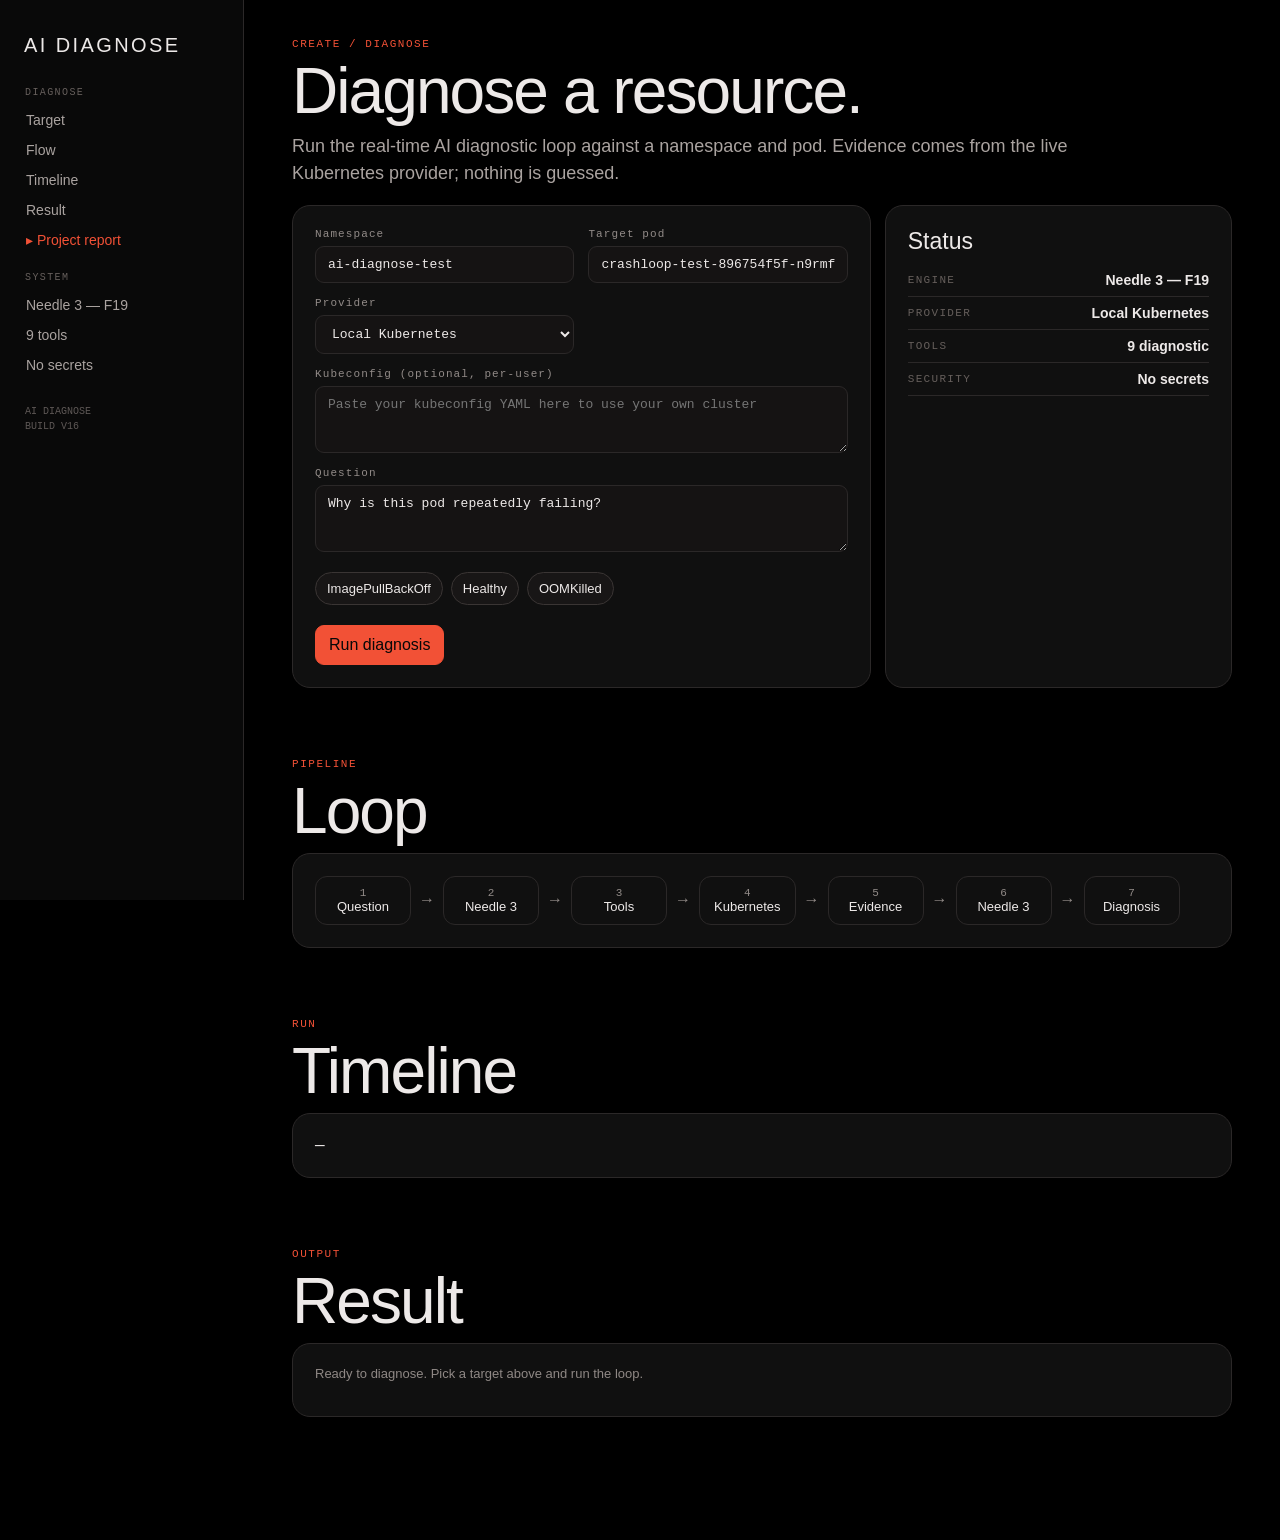
<file: web/index.html>
<!DOCTYPE html>
<html lang="en">
<head>
  <meta charset="UTF-8">
  <meta name="viewport" content="width=device-width, initial-scale=1.0">
  <title>AI Diagnose</title>
  <link rel="stylesheet" href="style.css">
</head>
<body>
<div class="app">
  <aside>
    <div class="side-logo">AI DIAGNOSE</div>
    <div class="nav-head">DIAGNOSE</div>
    <nav class="nav">
      <a href="#target">Target</a>
      <a href="#flow">Flow</a>
      <a href="#timeline">Timeline</a>
      <a href="#result">Result</a>
      <a href="report.html" style="color:#F25136">▸ Project report</a>
    </nav>
    <div class="nav-head">SYSTEM</div>
    <nav class="nav">
      <a href="#" onclick="return false;">Needle 3 — F19</a>
      <a href="#" onclick="return false;">9 tools</a>
      <a href="#" onclick="return false;">No secrets</a>
    </nav>
    <div class="version">AI DIAGNOSE<br>BUILD V16</div>
  </aside>

  <main>
    <section id="target">
      <div class="eyebrow">CREATE / DIAGNOSE</div>
      <h2>Diagnose a resource.</h2>
      <p class="copy">Run the real-time AI diagnostic loop against a namespace and pod. Evidence comes from the live Kubernetes provider; nothing is guessed.</p>
      <div class="grid2">
        <div class="panel">
          <form id="diagnose-form" onsubmit="return false;" class="form-col">
            <div class="form-row">
              <div class="form-group">
                <label for="input-namespace">Namespace</label>
                <input type="text" id="input-namespace" value="ai-diagnose-test" placeholder="e.g. default, ai-diagnose-test">
              </div>
              <div class="form-group">
                <label for="input-pod">Target pod</label>
                <input type="text" id="input-pod" value="crashloop-test-896754f5f-n9rmf" placeholder="e.g. crashloop-test-...">
              </div>
            </div>
            <div class="form-row">
              <div class="form-group">
                <label for="select-provider">Provider</label>
                <select id="select-provider">
                  <option value="local-kubernetes" selected>Local Kubernetes</option>
                  <option value="fake">Fake / Mock</option>
                </select>
              </div>
            </div>
            <div class="form-group">
              <label for="input-kubeconfig">Kubeconfig (optional, per-user)</label>
              <textarea id="input-kubeconfig" rows="3" placeholder="Paste your kubeconfig YAML here to use your own cluster"></textarea>
            </div>
            <div class="form-group">
              <label for="input-question">Question</label>
              <textarea id="input-question" rows="3" placeholder="Why is this pod failing?">Why is this pod repeatedly failing?</textarea>
            </div>
            <div class="toolbar">
              <button type="button" class="chip" onclick="applyPreset('imagepull')">ImagePullBackOff</button>
              <button type="button" class="chip" onclick="applyPreset('healthy')">Healthy</button>
              <button type="button" class="chip" onclick="applyPreset('oom')">OOMKilled</button>
            </div>
            <div class="toolbar">
              <button type="submit" id="btn-diagnose" class="btn primary"><span class="btn-text">Run diagnosis</span></button>
            </div>
          </form>
        </div>
        <div class="panel panel-side">
          <h3>Status</h3>
          <div class="stat-row"><span class="mono">ENGINE</span><b>Needle 3 — F19</b></div>
          <div class="stat-row"><span class="mono">PROVIDER</span><b id="provider-badge-text">Local Kubernetes</b></div>
          <div class="stat-row"><span class="mono">TOOLS</span><b>9 diagnostic</b></div>
          <div class="stat-row"><span class="mono">SECURITY</span><b>No secrets</b></div>
          <div id="indicator-model"></div>
          <div id="indicator-provider"></div>
        </div>
      </div>
    </section>

    <section id="flow">
      <div class="eyebrow">PIPELINE</div>
      <h2>Loop</h2>
      <div class="panel">
        <div class="flow-pipeline">
          <div class="flow-step" id="flow-step-question"><div class="step-number">1</div><div class="step-label">Question</div></div>
          <div class="flow-arrow">→</div>
          <div class="flow-step" id="flow-step-needle1"><div class="step-number">2</div><div class="step-label">Needle 3</div></div>
          <div class="flow-arrow">→</div>
          <div class="flow-step" id="flow-step-tool"><div class="step-number">3</div><div class="step-label">Tools</div></div>
          <div class="flow-arrow">→</div>
          <div class="flow-step" id="flow-step-k8s"><div class="step-number">4</div><div class="step-label">Kubernetes</div></div>
          <div class="flow-arrow">→</div>
          <div class="flow-step" id="flow-step-evidence"><div class="step-number">5</div><div class="step-label">Evidence</div></div>
          <div class="flow-arrow">→</div>
          <div class="flow-step" id="flow-step-needle2"><div class="step-number">6</div><div class="step-label">Needle 3</div></div>
          <div class="flow-arrow">→</div>
          <div class="flow-step" id="flow-step-diagnosis"><div class="step-number">7</div><div class="step-label">Diagnosis</div></div>
        </div>
      </div>
    </section>

    <section id="timeline">
      <div class="eyebrow">RUN</div>
      <h2>Timeline</h2>
      <div class="panel">
        <div class="panel-head">
          <span class="mono" id="iteration-count-badge">—</span>
        </div>
        <div class="timeline-container" id="timeline-list"></div>
      </div>
    </section>

    <section id="result">
      <div class="eyebrow">OUTPUT</div>
      <h2>Result</h2>

      <div id="state-empty" class="panel card-empty">
        <p class="muted">Ready to diagnose. Pick a target above and run the loop.</p>
      </div>
      <div id="state-loading" class="panel card-loading hidden">
        <div class="spinner"></div>
        <p id="loading-title">Running diagnostic loop…</p>
        <p id="loading-subtitle" class="muted">Querying Needle 3 & executing provider tools</p>
      </div>

      <div id="state-results" class="hidden">
        <div class="panel">
          <div class="panel-head"><h3>Tool calls & evidence</h3></div>
          <div id="tool-calls-container"></div>
        </div>

        <div class="panel">
          <div class="eyebrow">AI DIAGNOSIS</div>
          <div class="diag-section"><h3>Diagnosis</h3><div class="box" id="diag-title-content"></div></div>
          <div class="diag-section"><h3>Root Cause</h3><div class="box" id="diag-rootcause-content"></div></div>
          <div class="diag-section"><h3>Evidence</h3><ul class="evidence-list" id="diag-evidence-list"></ul></div>
          <div class="diag-section"><h3>Recommended Next Step</h3><div class="box box-green" id="diag-recommendation-content"></div></div>
        </div>

        <details class="panel">
          <summary>Investigation details / raw response</summary>
          <pre id="raw-model-response" class="code-block"></pre>
        </details>
      </div>

      <div id="state-error" class="panel card-error hidden">
        <h3 id="error-title">Diagnostic error</h3>
        <p id="error-message"></p>
        <p class="muted">Check namespace/pod names, KUBECONFIG connectivity, and provider selection.</p>
      </div>
    </section>
  </main>
</div>
<script src="app.js"></script>
</body>
</html>
</file>
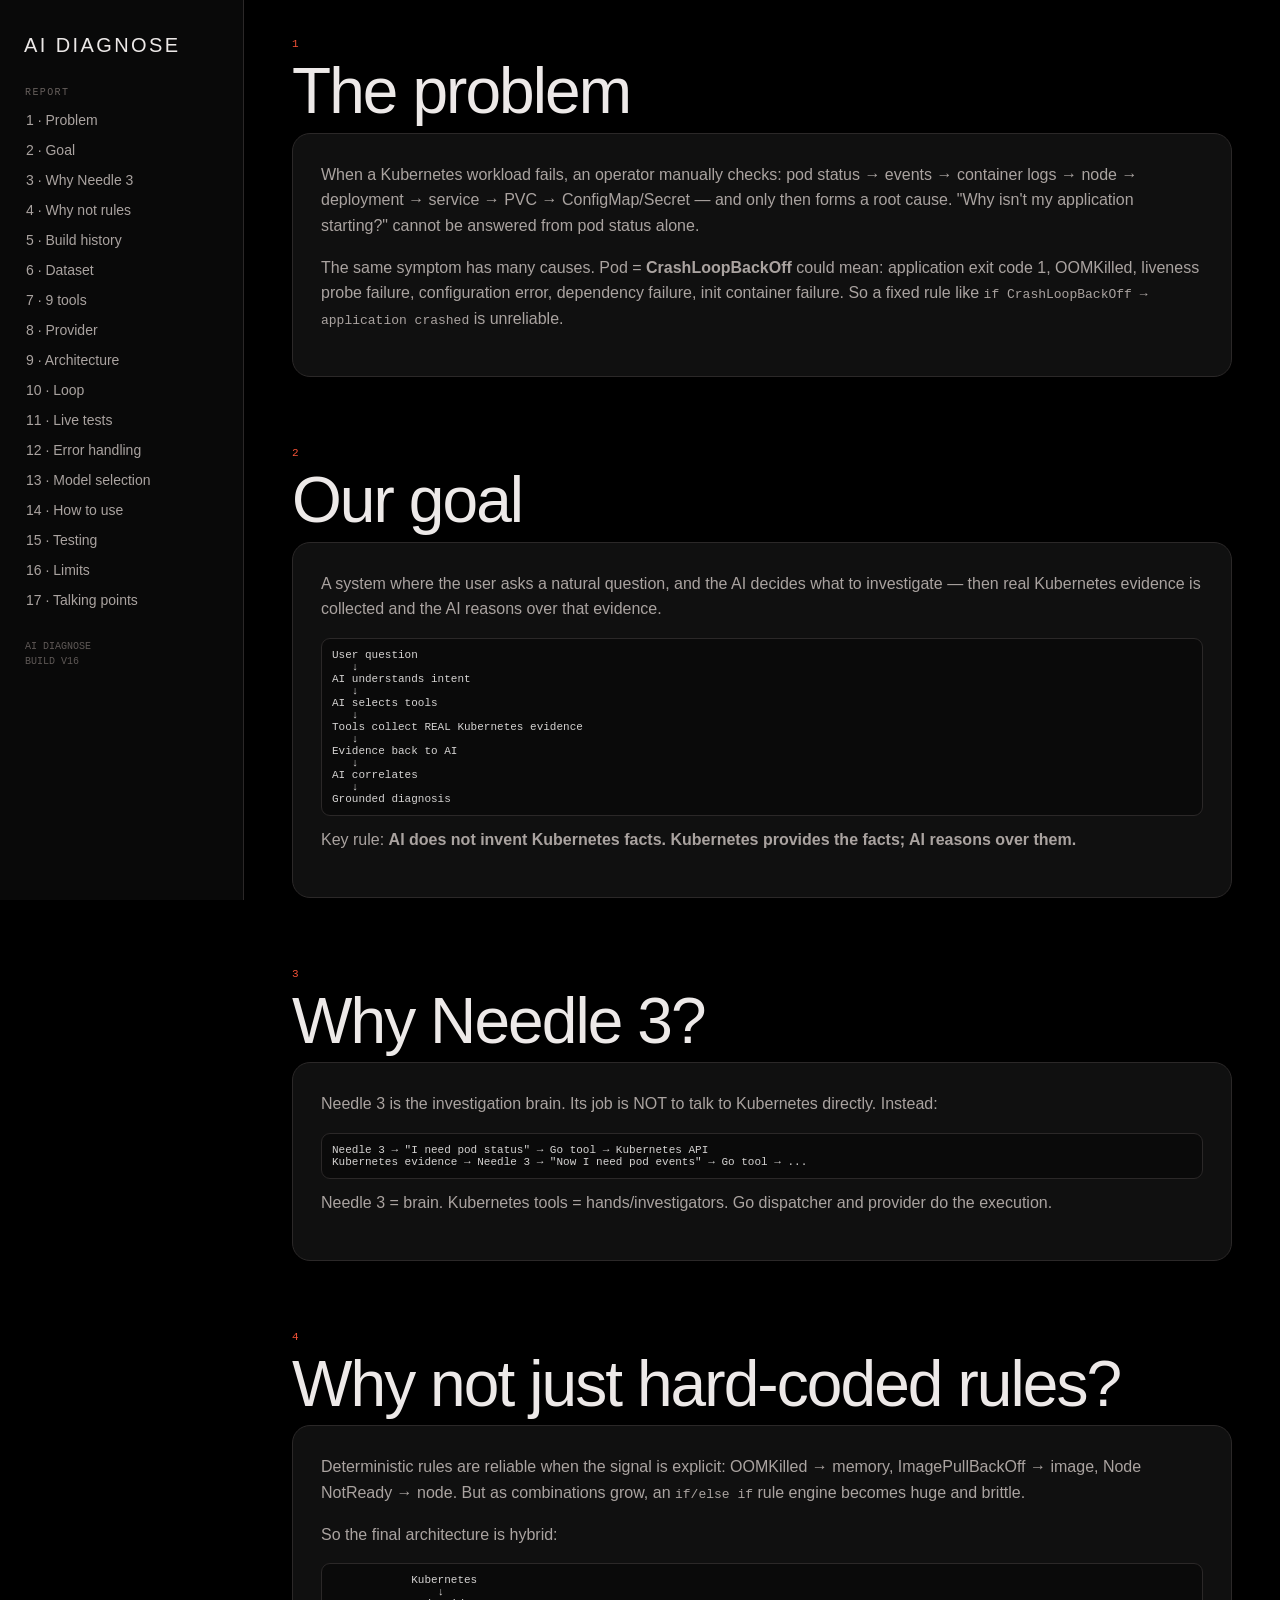
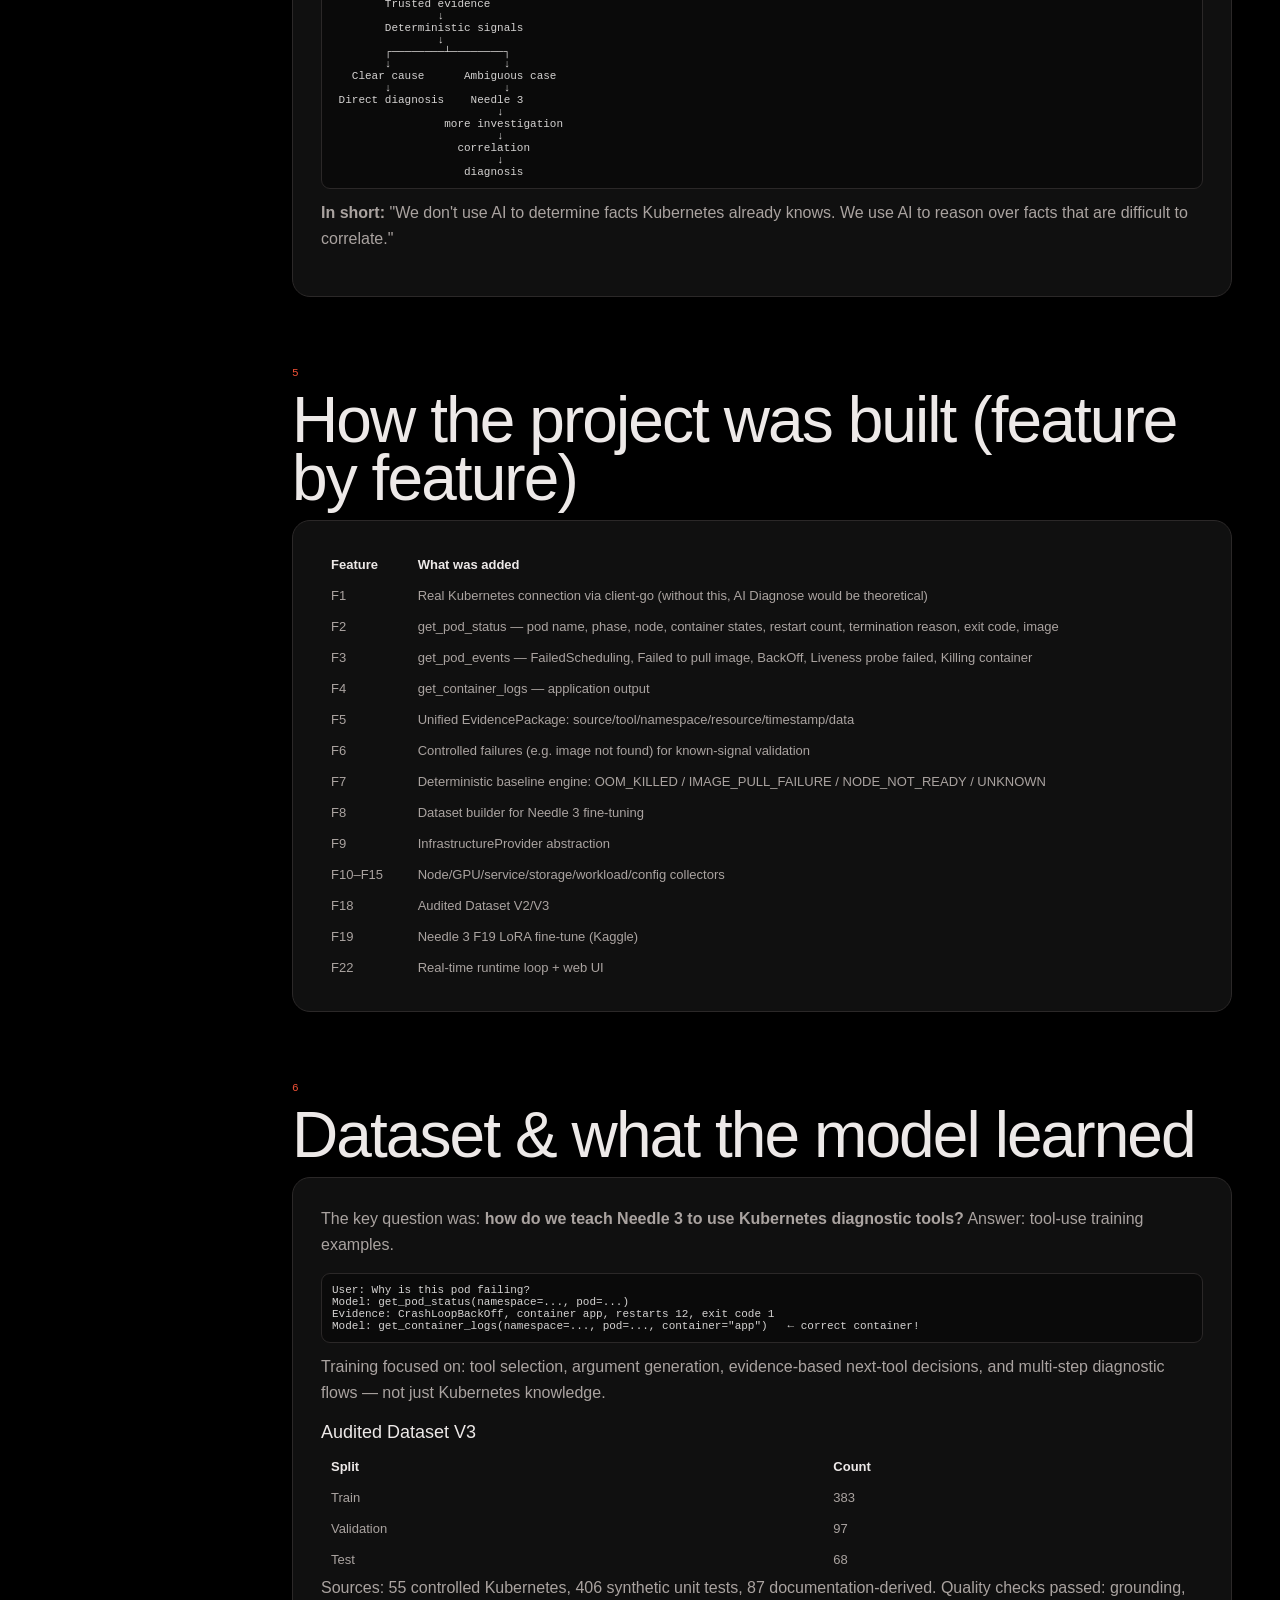
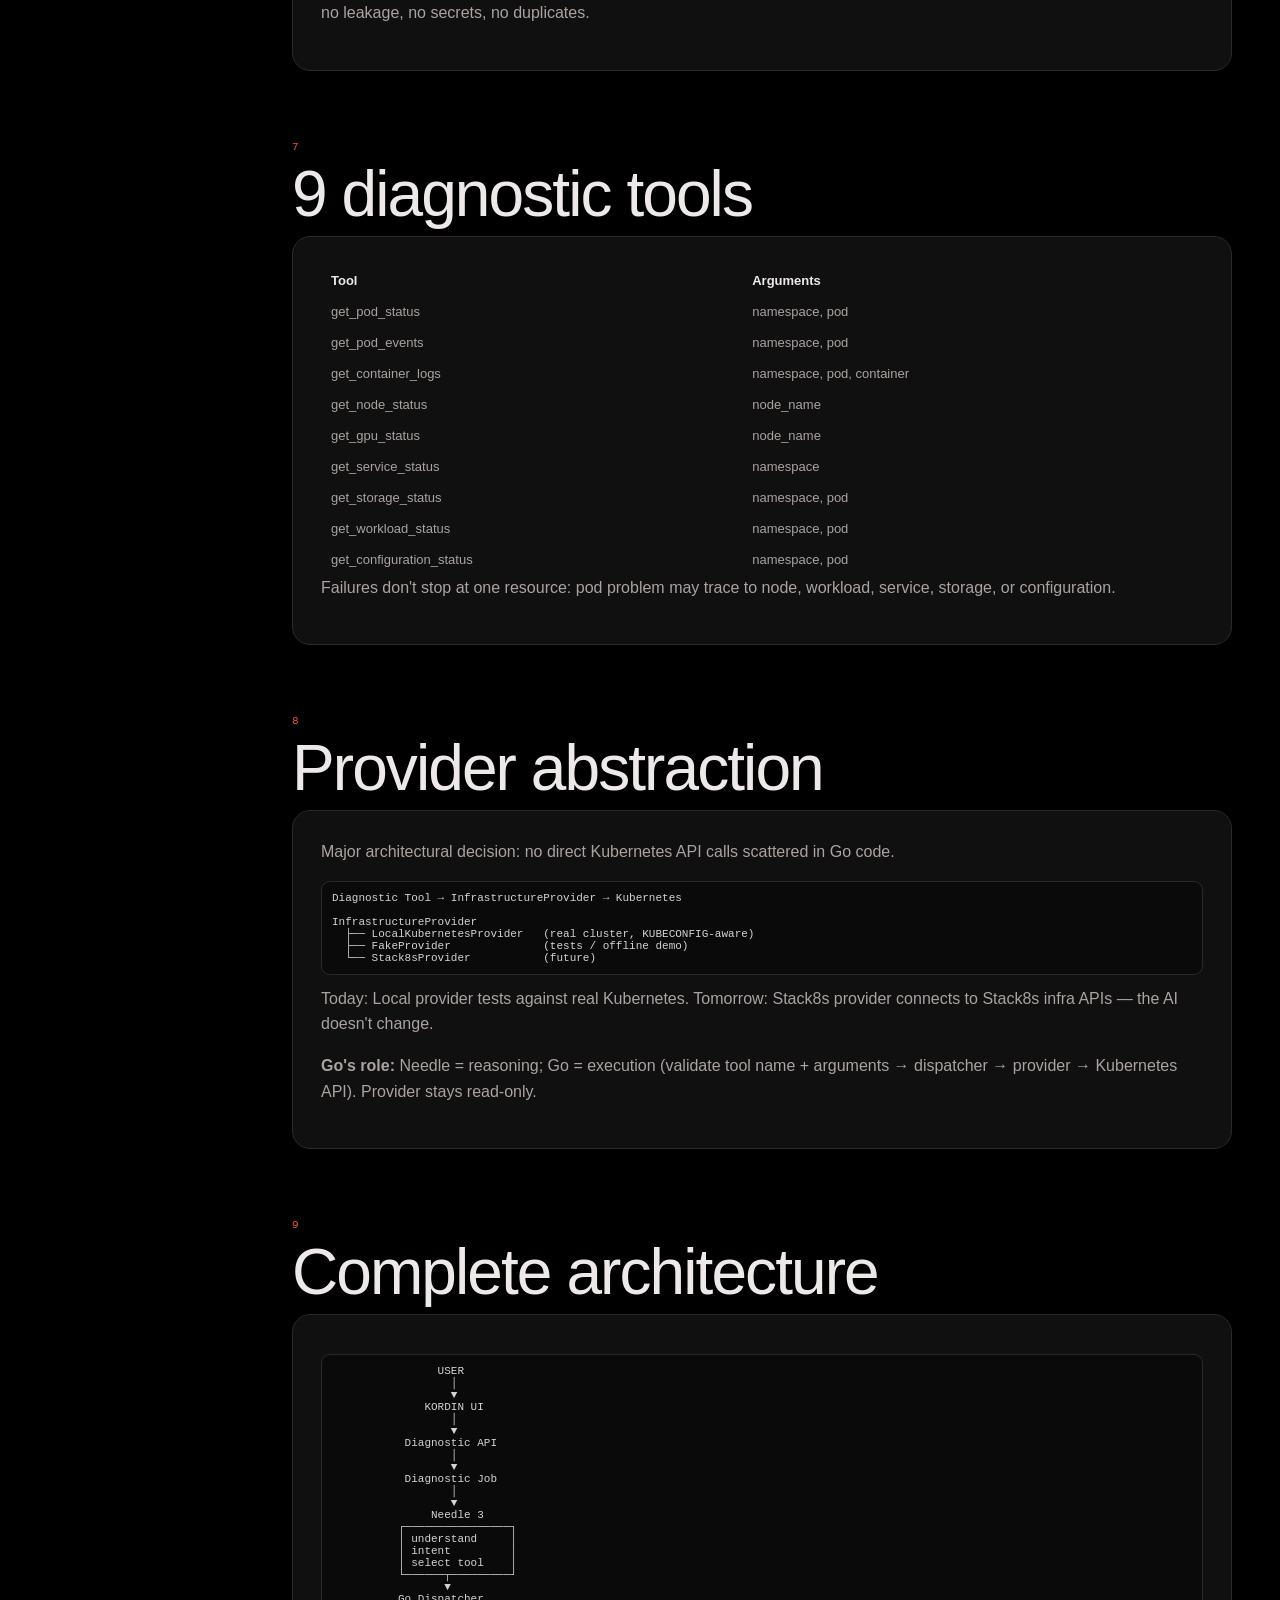
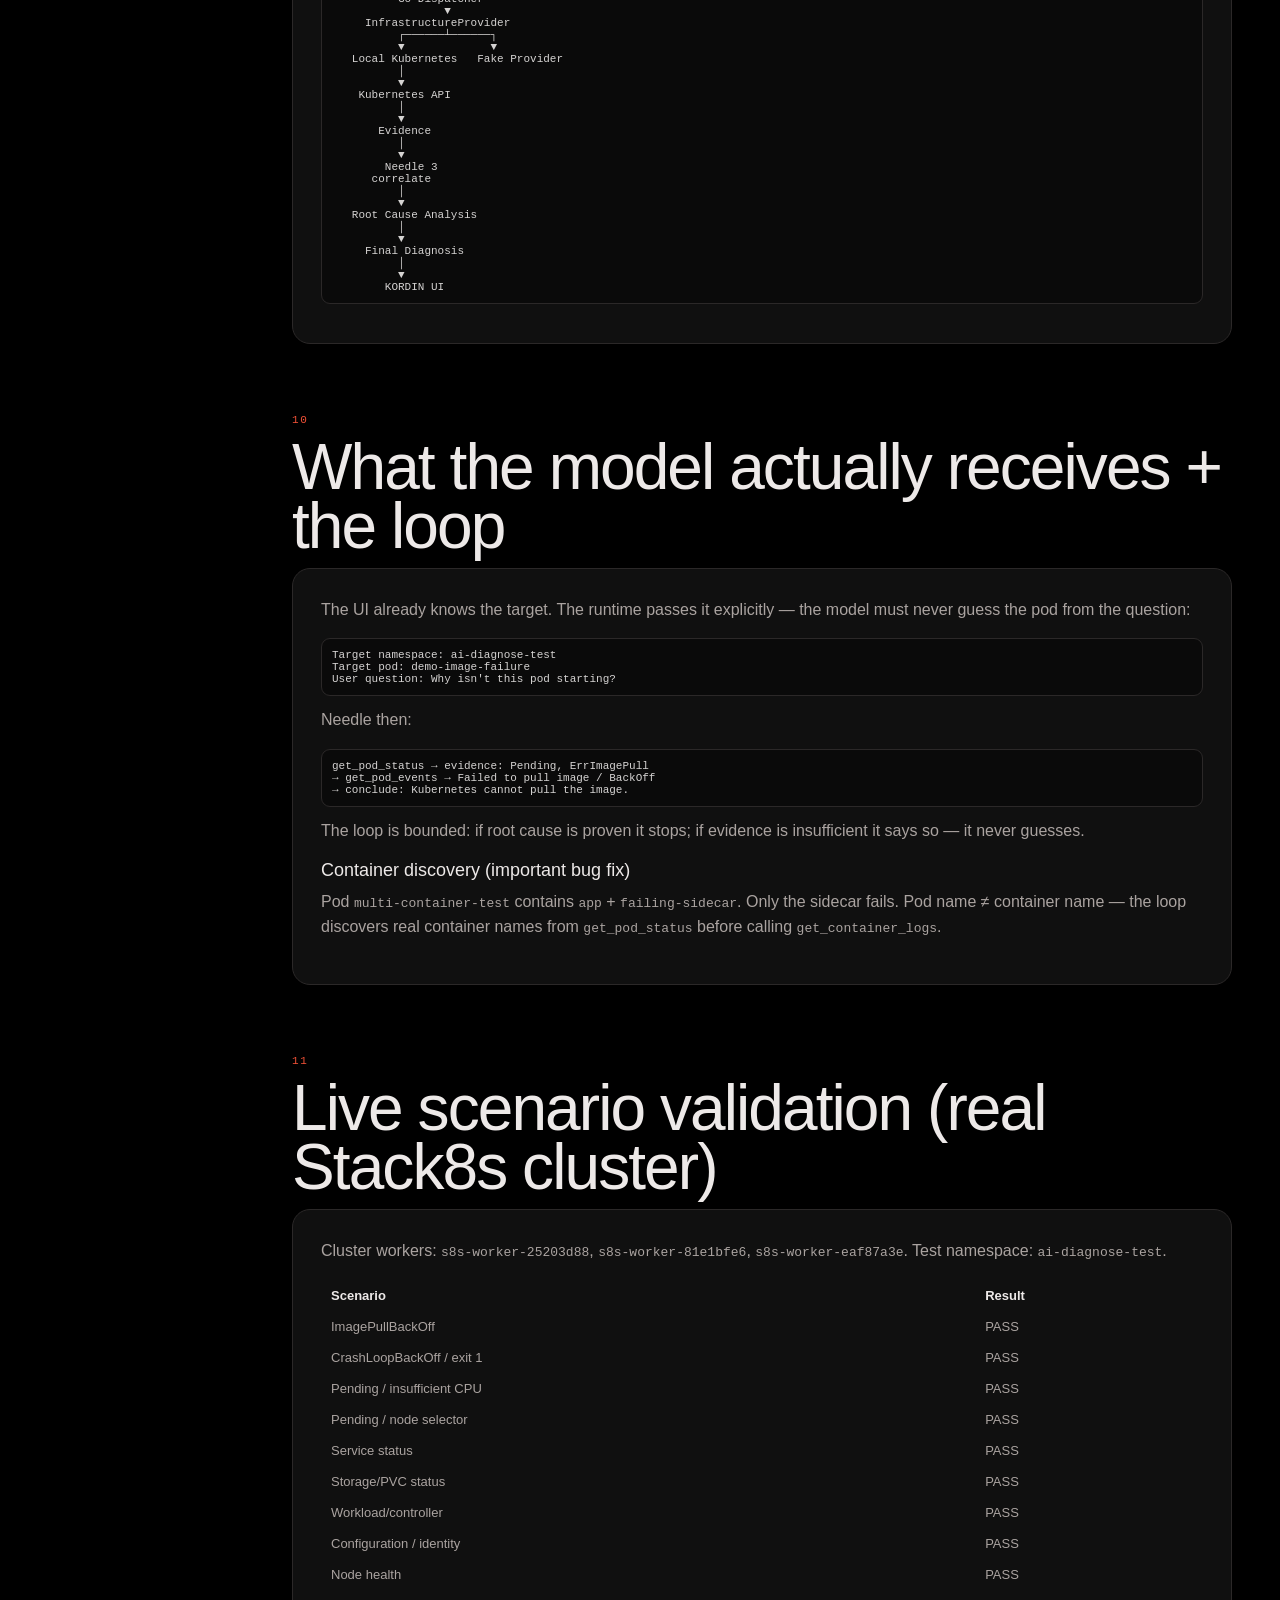
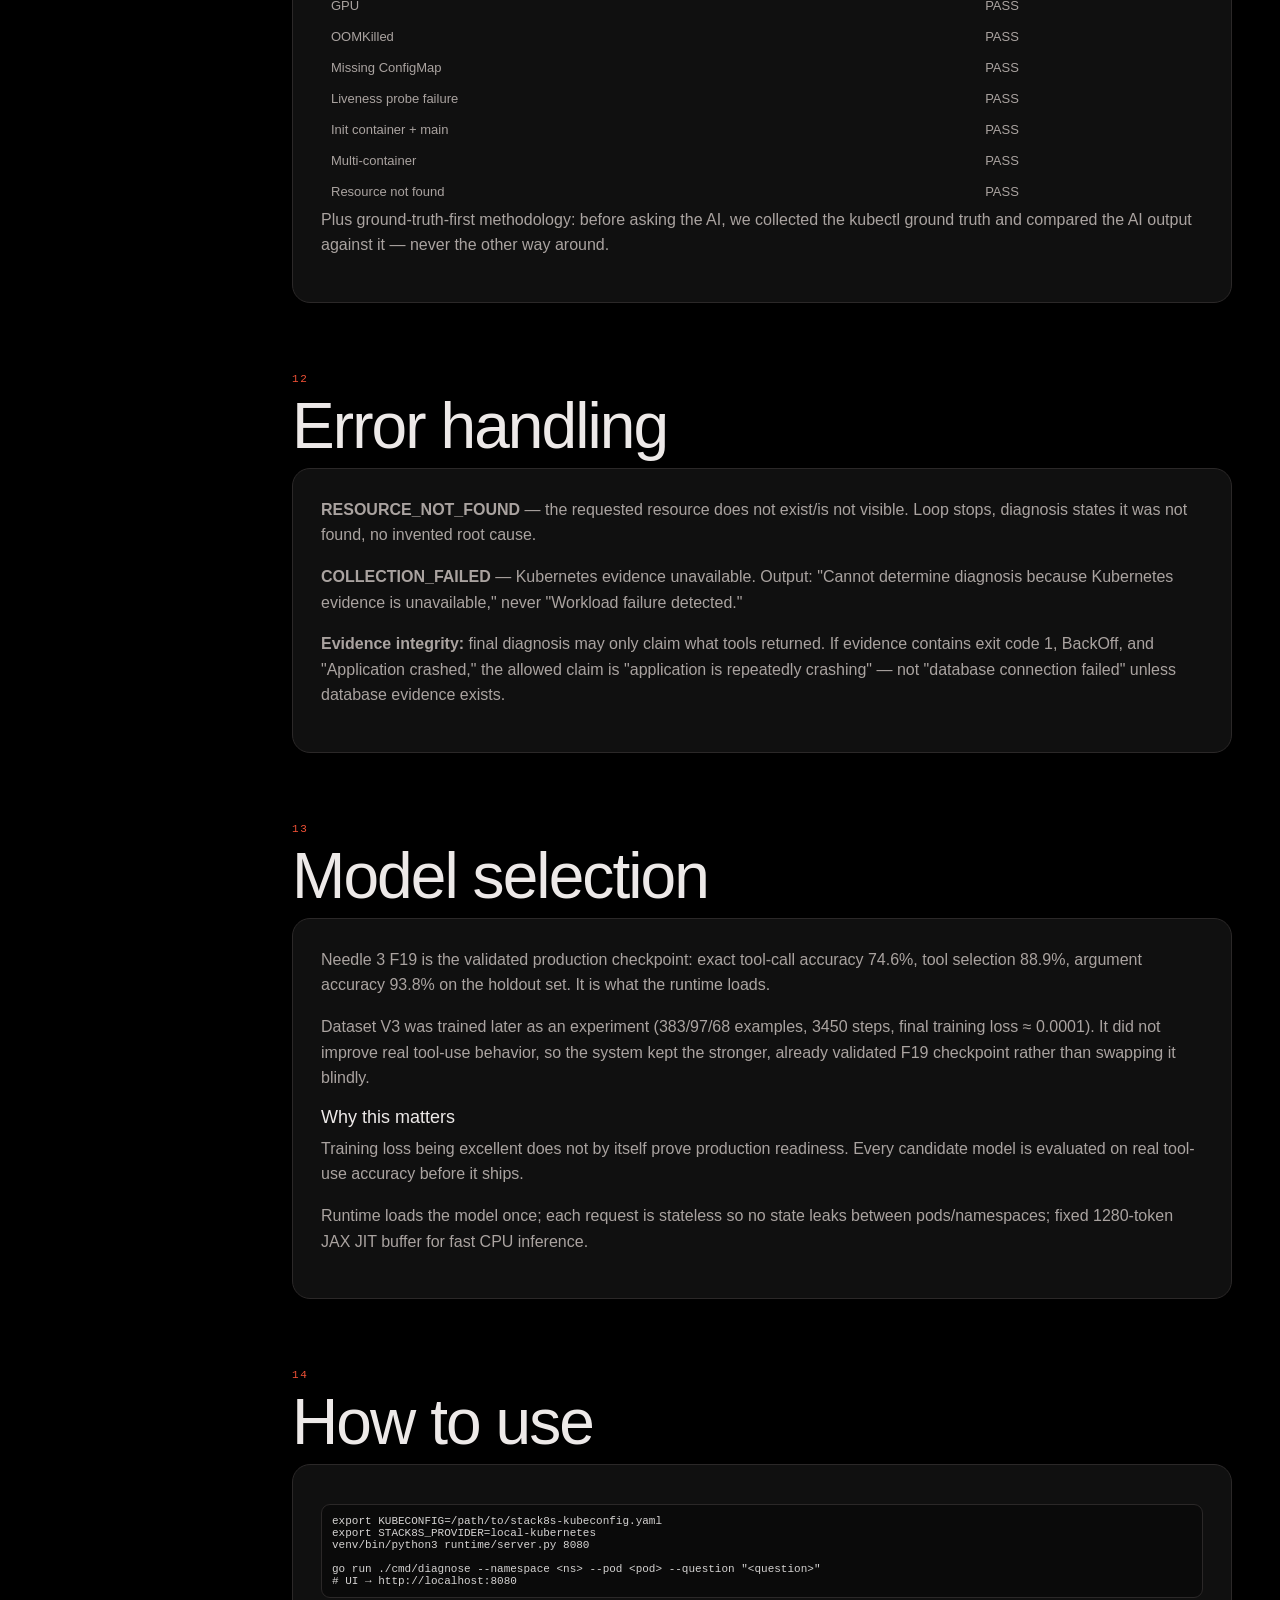
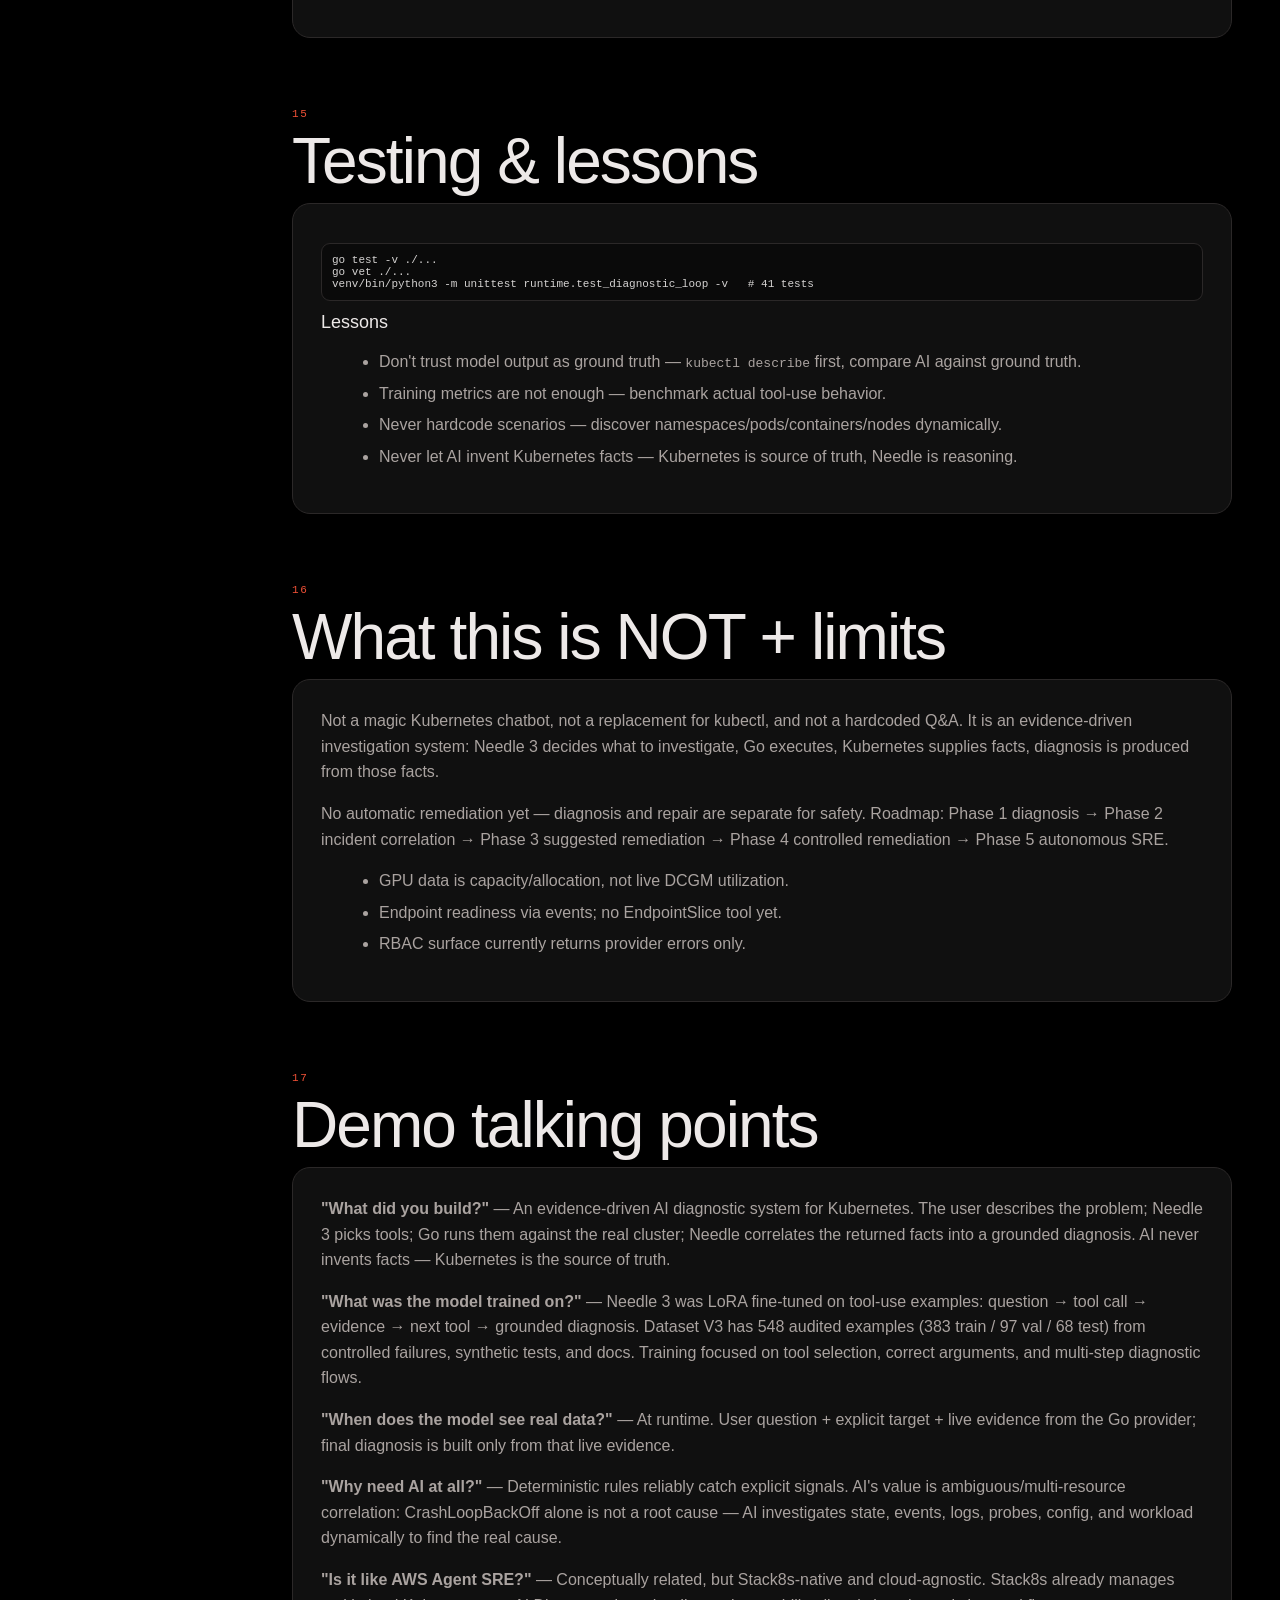
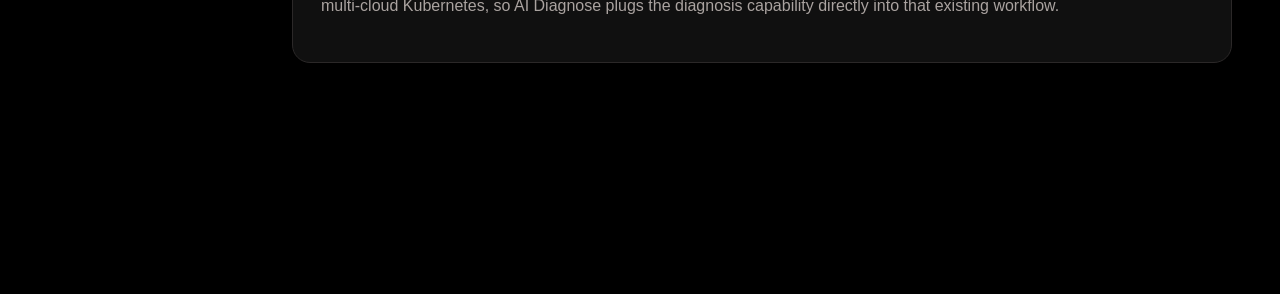
<file: web/report.html>
<!DOCTYPE html>
<html lang="en">
<head>
<meta charset="UTF-8">
<meta name="viewport" content="width=device-width, initial-scale=1.0">
<title>AI Diagnose — Complete Demo Report</title>
<link rel="stylesheet" href="style.css">
<style>
.report h1{font-size:clamp(34px,4vw,56px)}
.report h3{font-size:18px;color:var(—shell);margin-bottom:8px}
.report .panel{padding:28px}
.report p,.report li{color:#aaa3a0;line-height:1.6}
.report ul,.report ol{margin-left:18px;display:flex;flex-direction:column;gap:6px}
.kbd{border:1px solid var(—line);border-radius:6px;padding:2px 6px;background:var(—panel2);font:11px "Geist Mono",monospace}
table{width:100%;border-collapse:collapse;font-size:13px}
th,td{border:1px solid var(—line);padding:8px 10px;text-align:left}
th{background:var(—panel2);color:var(—shell)}
td{color:#aaa3a0}
.pill{display:inline-block;border:1px solid var(—line);border-radius:999px;padding:2px 10px;font:10px "Geist Mono",monospace;color:var(—green)}
pre.code-block{white-space:pre;overflow-x:auto}
</style>
</head>
<body>
<div class="app">
  <aside>
    <div class="side-logo">AI DIAGNOSE</div>
    <div class="nav-head">REPORT</div>
    <nav class="nav">
      <a href="#overview">1 · Problem</a>
      <a href="#goal">2 · Goal</a>
      <a href="#needle">3 · Why Needle 3</a>
      <a href="#no-rules">4 · Why not rules</a>
      <a href="#history">5 · Build history</a>
      <a href="#dataset">6 · Dataset</a>
      <a href="#tools">7 · 9 tools</a>
      <a href="#provider">8 · Provider</a>
      <a href="#arch">9 · Architecture</a>
      <a href="#loop">10 · Loop</a>
      <a href="#scenarios">11 · Live tests</a>
      <a href="#errors">12 · Error handling</a>
      <a href="#training">13 · Model selection</a>
      <a href="#usage">14 · How to use</a>
      <a href="#qa">15 · Testing</a>
      <a href="#limits">16 · Limits</a>
      <a href="#pm-qa">17 · Talking points</a>
    </nav>
    <div class="version">AI DIAGNOSE<br>BUILD V16</div>
  </aside>

  <main class="report">

    <section id="overview">
      <div class="eyebrow">1</div>
      <h2>The problem</h2>
      <div class="panel">
        <p>When a Kubernetes workload fails, an operator manually checks: pod status → events → container logs → node → deployment → service → PVC → ConfigMap/Secret — and only then forms a root cause. "Why isn't my application starting?" cannot be answered from pod status alone.</p>
        <p>The same symptom has many causes. Pod = <b>CrashLoopBackOff</b> could mean: application exit code 1, OOMKilled, liveness probe failure, configuration error, dependency failure, init container failure. So a fixed rule like <code>if CrashLoopBackOff → application crashed</code> is unreliable.</p>
      </div>
    </section>

    <section id="goal">
      <div class="eyebrow">2</div>
      <h2>Our goal</h2>
      <div class="panel">
        <p>A system where the user asks a natural question, and the AI decides what to investigate — then real Kubernetes evidence is collected and the AI reasons over that evidence.</p>
        <pre class="code-block">User question
   ↓
AI understands intent
   ↓
AI selects tools
   ↓
Tools collect REAL Kubernetes evidence
   ↓
Evidence back to AI
   ↓
AI correlates
   ↓
Grounded diagnosis</pre>
        <p>Key rule: <b>AI does not invent Kubernetes facts. Kubernetes provides the facts; AI reasons over them.</b></p>
      </div>
    </section>

    <section id="needle">
      <div class="eyebrow">3</div>
      <h2>Why Needle 3?</h2>
      <div class="panel">
        <p>Needle 3 is the investigation brain. Its job is NOT to talk to Kubernetes directly. Instead:</p>
        <pre class="code-block">Needle 3 → "I need pod status" → Go tool → Kubernetes API
Kubernetes evidence → Needle 3 → "Now I need pod events" → Go tool → ...</pre>
        <p>Needle 3 = brain. Kubernetes tools = hands/investigators. Go dispatcher and provider do the execution.</p>
      </div>
    </section>

    <section id="no-rules">
      <div class="eyebrow">4</div>
      <h2>Why not just hard-coded rules?</h2>
      <div class="panel">
        <p>Deterministic rules are reliable when the signal is explicit: OOMKilled → memory, ImagePullBackOff → image, Node NotReady → node. But as combinations grow, an <code>if/else if</code> rule engine becomes huge and brittle.</p>
        <p>So the final architecture is hybrid:</p>
        <pre class="code-block">            Kubernetes
                ↓
        Trusted evidence
                ↓
        Deterministic signals
                ↓
        ┌────────┴────────┐
        ↓                 ↓
   Clear cause      Ambiguous case
        ↓                 ↓
 Direct diagnosis    Needle 3
                         ↓
                 more investigation
                         ↓
                   correlation
                         ↓
                    diagnosis</pre>
        <p><b>In short:</b> "We don't use AI to determine facts Kubernetes already knows. We use AI to reason over facts that are difficult to correlate."</p>
      </div>
    </section>

    <section id="history">
      <div class="eyebrow">5</div>
      <h2>How the project was built (feature by feature)</h2>
      <div class="panel">
        <table>
          <tr><th>Feature</th><th>What was added</th></tr>
          <tr><td>F1</td><td>Real Kubernetes connection via client-go (without this, AI Diagnose would be theoretical)</td></tr>
          <tr><td>F2</td><td>get_pod_status — pod name, phase, node, container states, restart count, termination reason, exit code, image</td></tr>
          <tr><td>F3</td><td>get_pod_events — FailedScheduling, Failed to pull image, BackOff, Liveness probe failed, Killing container</td></tr>
          <tr><td>F4</td><td>get_container_logs — application output</td></tr>
          <tr><td>F5</td><td>Unified EvidencePackage: source/tool/namespace/resource/timestamp/data</td></tr>
          <tr><td>F6</td><td>Controlled failures (e.g. image not found) for known-signal validation</td></tr>
          <tr><td>F7</td><td>Deterministic baseline engine: OOM_KILLED / IMAGE_PULL_FAILURE / NODE_NOT_READY / UNKNOWN</td></tr>
          <tr><td>F8</td><td>Dataset builder for Needle 3 fine-tuning</td></tr>
          <tr><td>F9</td><td>InfrastructureProvider abstraction</td></tr>
          <tr><td>F10–F15</td><td>Node/GPU/service/storage/workload/config collectors</td></tr>
          <tr><td>F18</td><td>Audited Dataset V2/V3</td></tr>
          <tr><td>F19</td><td>Needle 3 F19 LoRA fine-tune (Kaggle)</td></tr>
          <tr><td>F22</td><td>Real-time runtime loop + web UI</td></tr>
        </table>
      </div>
    </section>

    <section id="dataset">
      <div class="eyebrow">6</div>
      <h2>Dataset & what the model learned</h2>
      <div class="panel">
        <p>The key question was: <b>how do we teach Needle 3 to use Kubernetes diagnostic tools?</b> Answer: tool-use training examples.</p>
        <pre class="code-block">User: Why is this pod failing?
Model: get_pod_status(namespace=..., pod=...)
Evidence: CrashLoopBackOff, container app, restarts 12, exit code 1
Model: get_container_logs(namespace=..., pod=..., container="app")   ← correct container!</pre>
        <p>Training focused on: tool selection, argument generation, evidence-based next-tool decisions, and multi-step diagnostic flows — not just Kubernetes knowledge.</p>
        <h3>Audited Dataset V3</h3>
        <table>
          <tr><th>Split</th><th>Count</th></tr>
          <tr><td>Train</td><td>383</td></tr>
          <tr><td>Validation</td><td>97</td></tr>
          <tr><td>Test</td><td>68</td></tr>
        </table>
        <p>Sources: 55 controlled Kubernetes, 406 synthetic unit tests, 87 documentation-derived. Quality checks passed: grounding, no leakage, no secrets, no duplicates.</p>
      </div>
    </section>

    <section id="tools">
      <div class="eyebrow">7</div>
      <h2>9 diagnostic tools</h2>
      <div class="panel">
        <table>
          <tr><th>Tool</th><th>Arguments</th></tr>
          <tr><td>get_pod_status</td><td>namespace, pod</td></tr>
          <tr><td>get_pod_events</td><td>namespace, pod</td></tr>
          <tr><td>get_container_logs</td><td>namespace, pod, container</td></tr>
          <tr><td>get_node_status</td><td>node_name</td></tr>
          <tr><td>get_gpu_status</td><td>node_name</td></tr>
          <tr><td>get_service_status</td><td>namespace</td></tr>
          <tr><td>get_storage_status</td><td>namespace, pod</td></tr>
          <tr><td>get_workload_status</td><td>namespace, pod</td></tr>
          <tr><td>get_configuration_status</td><td>namespace, pod</td></tr>
        </table>
        <p>Failures don't stop at one resource: pod problem may trace to node, workload, service, storage, or configuration.</p>
      </div>
    </section>

    <section id="provider">
      <div class="eyebrow">8</div>
      <h2>Provider abstraction</h2>
      <div class="panel">
        <p>Major architectural decision: no direct Kubernetes API calls scattered in Go code.</p>
        <pre class="code-block">Diagnostic Tool → InfrastructureProvider → Kubernetes

InfrastructureProvider
  ├── LocalKubernetesProvider   (real cluster, KUBECONFIG-aware)
  ├── FakeProvider              (tests / offline demo)
  └── Stack8sProvider           (future)</pre>
        <p>Today: Local provider tests against real Kubernetes. Tomorrow: Stack8s provider connects to Stack8s infra APIs — the AI doesn't change.</p>
        <p><b>Go's role:</b> Needle = reasoning; Go = execution (validate tool name + arguments → dispatcher → provider → Kubernetes API). Provider stays read-only.</p>
      </div>
    </section>

    <section id="arch">
      <div class="eyebrow">9</div>
      <h2>Complete architecture</h2>
      <div class="panel">
        <pre class="code-block">                USER
                  │
                  ▼
              KORDIN UI
                  │
                  ▼
           Diagnostic API
                  │
                  ▼
           Diagnostic Job
                  │
                  ▼
               Needle 3
          ┌────────────────┐
          │ understand     │
          │ intent         │
          │ select tool    │
          └──────┬─────────┘
                 ▼
          Go Dispatcher
                 ▼
     InfrastructureProvider
          ┌──────┴──────┐
          ▼             ▼
   Local Kubernetes   Fake Provider
          │
          ▼
    Kubernetes API
          │
          ▼
       Evidence
          │
          ▼
        Needle 3
      correlate
          │
          ▼
   Root Cause Analysis
          │
          ▼
     Final Diagnosis
          │
          ▼
        KORDIN UI</pre>
      </div>
    </section>

    <section id="loop">
      <div class="eyebrow">10</div>
      <h2>What the model actually receives + the loop</h2>
      <div class="panel">
        <p>The UI already knows the target. The runtime passes it explicitly — the model must never guess the pod from the question:</p>
        <pre class="code-block">Target namespace: ai-diagnose-test
Target pod: demo-image-failure
User question: Why isn't this pod starting?</pre>
        <p>Needle then:</p>
        <pre class="code-block">get_pod_status → evidence: Pending, ErrImagePull
→ get_pod_events → Failed to pull image / BackOff
→ conclude: Kubernetes cannot pull the image.</pre>
        <p>The loop is bounded: if root cause is proven it stops; if evidence is insufficient it says so — it never guesses.</p>
        <h3>Container discovery (important bug fix)</h3>
        <p>Pod <code>multi-container-test</code> contains <code>app</code> + <code>failing-sidecar</code>. Only the sidecar fails. Pod name ≠ container name — the loop discovers real container names from <code>get_pod_status</code> before calling <code>get_container_logs</code>.</p>
      </div>
    </section>

    <section id="scenarios">
      <div class="eyebrow">11</div>
      <h2>Live scenario validation (real Stack8s cluster)</h2>
      <div class="panel">
        <p>Cluster workers: <code>s8s-worker-25203d88</code>, <code>s8s-worker-81e1bfe6</code>, <code>s8s-worker-eaf87a3e</code>. Test namespace: <code>ai-diagnose-test</code>.</p>
        <table>
          <tr><th>Scenario</th><th>Result</th></tr>
          <tr><td>ImagePullBackOff</td><td>PASS</td></tr>
          <tr><td>CrashLoopBackOff / exit 1</td><td>PASS</td></tr>
          <tr><td>Pending / insufficient CPU</td><td>PASS</td></tr>
          <tr><td>Pending / node selector</td><td>PASS</td></tr>
          <tr><td>Service status</td><td>PASS</td></tr>
          <tr><td>Storage/PVC status</td><td>PASS</td></tr>
          <tr><td>Workload/controller</td><td>PASS</td></tr>
          <tr><td>Configuration / identity</td><td>PASS</td></tr>
          <tr><td>Node health</td><td>PASS</td></tr>
          <tr><td>GPU</td><td>PASS</td></tr>
          <tr><td>OOMKilled</td><td>PASS</td></tr>
          <tr><td>Missing ConfigMap</td><td>PASS</td></tr>
          <tr><td>Liveness probe failure</td><td>PASS</td></tr>
          <tr><td>Init container + main</td><td>PASS</td></tr>
          <tr><td>Multi-container</td><td>PASS</td></tr>
          <tr><td>Resource not found</td><td>PASS</td></tr>
        </table>
        <p>Plus ground-truth-first methodology: before asking the AI, we collected the kubectl ground truth and compared the AI output against it — never the other way around.</p>
      </div>
    </section>

    <section id="errors">
      <div class="eyebrow">12</div>
      <h2>Error handling</h2>
      <div class="panel">
        <p><b>RESOURCE_NOT_FOUND</b> — the requested resource does not exist/is not visible. Loop stops, diagnosis states it was not found, no invented root cause.</p>
        <p><b>COLLECTION_FAILED</b> — Kubernetes evidence unavailable. Output: "Cannot determine diagnosis because Kubernetes evidence is unavailable," never "Workload failure detected."</p>
        <p><b>Evidence integrity:</b> final diagnosis may only claim what tools returned. If evidence contains exit code 1, BackOff, and "Application crashed," the allowed claim is "application is repeatedly crashing" — not "database connection failed" unless database evidence exists.</p>
      </div>
    </section>

    <section id="training">
      <div class="eyebrow">13</div>
      <h2>Model selection</h2>
      <div class="panel">
        <p>Needle 3 F19 is the validated production checkpoint: exact tool-call accuracy 74.6%, tool selection 88.9%, argument accuracy 93.8% on the holdout set. It is what the runtime loads.</p>
        <p>Dataset V3 was trained later as an experiment (383/97/68 examples, 3450 steps, final training loss ≈ 0.0001). It did not improve real tool-use behavior, so the system kept the stronger, already validated F19 checkpoint rather than swapping it blindly.</p>
        <h3>Why this matters</h3>
        <p>Training loss being excellent does not by itself prove production readiness. Every candidate model is evaluated on real tool-use accuracy before it ships.</p>
        <p>Runtime loads the model once; each request is stateless so no state leaks between pods/namespaces; fixed 1280-token JAX JIT buffer for fast CPU inference.</p>
      </div>
    </section>

    <section id="usage">
      <div class="eyebrow">14</div>
      <h2>How to use</h2>
      <div class="panel">
        <pre class="code-block">export KUBECONFIG=/path/to/stack8s-kubeconfig.yaml
export STACK8S_PROVIDER=local-kubernetes
venv/bin/python3 runtime/server.py 8080

go run ./cmd/diagnose --namespace &lt;ns&gt; --pod &lt;pod&gt; --question "&lt;question&gt;"
# UI → http://localhost:8080</pre>
      </div>
    </section>

    <section id="qa">
      <div class="eyebrow">15</div>
      <h2>Testing & lessons</h2>
      <div class="panel">
        <pre class="code-block">go test -v ./...
go vet ./...
venv/bin/python3 -m unittest runtime.test_diagnostic_loop -v   # 41 tests</pre>
        <h3>Lessons</h3>
        <ul>
          <li>Don't trust model output as ground truth — <code>kubectl describe</code> first, compare AI against ground truth.</li>
          <li>Training metrics are not enough — benchmark actual tool-use behavior.</li>
          <li>Never hardcode scenarios — discover namespaces/pods/containers/nodes dynamically.</li>
          <li>Never let AI invent Kubernetes facts — Kubernetes is source of truth, Needle is reasoning.</li>
        </ul>
      </div>
    </section>

    <section id="limits">
      <div class="eyebrow">16</div>
      <h2>What this is NOT + limits</h2>
      <div class="panel">
        <p>Not a magic Kubernetes chatbot, not a replacement for kubectl, and not a hardcoded Q&amp;A. It is an evidence-driven investigation system: Needle 3 decides what to investigate, Go executes, Kubernetes supplies facts, diagnosis is produced from those facts.</p>
        <p>No automatic remediation yet — diagnosis and repair are separate for safety. Roadmap: Phase 1 diagnosis → Phase 2 incident correlation → Phase 3 suggested remediation → Phase 4 controlled remediation → Phase 5 autonomous SRE.</p>
        <ul>
          <li>GPU data is capacity/allocation, not live DCGM utilization.</li>
          <li>Endpoint readiness via events; no EndpointSlice tool yet.</li>
          <li>RBAC surface currently returns provider errors only.</li>
        </ul>
      </div>
    </section>

    <section id="pm-qa">
      <div class="eyebrow">17</div>
      <h2>Demo talking points</h2>
      <div class="panel">
        <p><b>"What did you build?"</b> — An evidence-driven AI diagnostic system for Kubernetes. The user describes the problem; Needle 3 picks tools; Go runs them against the real cluster; Needle correlates the returned facts into a grounded diagnosis. AI never invents facts — Kubernetes is the source of truth.</p>
        <p><b>"What was the model trained on?"</b> — Needle 3 was LoRA fine-tuned on tool-use examples: question → tool call → evidence → next tool → grounded diagnosis. Dataset V3 has 548 audited examples (383 train / 97 val / 68 test) from controlled failures, synthetic tests, and docs. Training focused on tool selection, correct arguments, and multi-step diagnostic flows.</p>
        <p><b>"When does the model see real data?"</b> — At runtime. User question + explicit target + live evidence from the Go provider; final diagnosis is built only from that live evidence.</p>
        <p><b>"Why need AI at all?"</b> — Deterministic rules reliably catch explicit signals. AI's value is ambiguous/multi-resource correlation: CrashLoopBackOff alone is not a root cause — AI investigates state, events, logs, probes, config, and workload dynamically to find the real cause.</p>
        <p><b>"Is it like AWS Agent SRE?"</b> — Conceptually related, but Stack8s-native and cloud-agnostic. Stack8s already manages multi-cloud Kubernetes, so AI Diagnose plugs the diagnosis capability directly into that existing workflow.</p>
      </div>
    </section>

  </main>
</div>
</body>
</html>
</file>
<file: web/style.css>
:root{--null:#000;--substrate:#131212;--pulse:#F25136;--plane:#D5D3D2;--shell:#EDE9E8;--panel:#101010;--panel2:#151313;--line:#2b2828;--muted:#928b88;--green:#8ce0a8}
*{box-sizing:border-box}html{scroll-behavior:smooth}body{margin:0;background:var(--null);color:var(--shell);font-family:Delight,Arial,sans-serif}
button,input,select,textarea{font:inherit}
.hidden{display:none!important}
.mono{font-family:"Geist Mono",monospace}
.muted{color:#8f8885;font-size:13px}
.app{display:grid;grid-template-columns:244px minmax(0,1fr);min-height:100vh}
aside{position:sticky;top:0;height:100vh;background:#090909;border-right:1px solid var(--line);padding:23px 16px;z-index:30;overflow:auto}
.side-logo{height:45px;margin:0 8px 19px;display:flex;align-items:center;font-family:Delight,Arial,sans-serif;font-weight:500;font-size:20px;letter-spacing:.12em}
.nav-head{font:10px "Geist Mono",monospace;letter-spacing:.14em;color:#665f5c;margin:17px 9px 7px}
.nav a{display:block;text-decoration:none;color:#aaa3a0;padding:7px 10px;border-radius:8px;font-size:14px}
.nav a:hover{background:#171515;color:#fff}
.version{font:10px/1.5 "Geist Mono",monospace;color:#5e5856;margin:24px 9px}
main{min-width:0;padding:38px 48px 100px;max-width:1540px}
section{padding-top:56px;scroll-margin-top:18px}
section:first-child{padding-top:0}
.eyebrow{font:500 11px "Geist Mono",monospace;letter-spacing:.14em;color:var(--pulse);text-transform:uppercase;margin-bottom:12px}
h1,h2,h3,p{margin-top:0}
h2{font-size:clamp(42px,5vw,70px);font-weight:500;line-height:.92;letter-spacing:-.03em;margin-bottom:12px}
h3{font-size:23px;font-weight:500;margin-bottom:9px}
.copy{font-size:18px;line-height:1.5;color:#aaa3a0;max-width:860px}
.panel{background:var(--panel);border:1px solid var(--line);border-radius:18px;padding:22px;margin-bottom:14px}
.grid2{display:grid;grid-template-columns:minmax(0,1.25fr) minmax(330px,.75fr);gap:14px}
@media (max-width:980px){.app{grid-template-columns:1fr} aside{position:static;height:auto} .grid2{grid-template-columns:1fr}}
.btn,.chip{border:1px solid #3a3534;background:#181616;color:var(--shell);border-radius:9px;padding:10px 13px;cursor:pointer;text-decoration:none;display:inline-flex;align-items:center;justify-content:center}
.chip{border-radius:999px;padding:8px 11px;font-size:13px}
.btn.primary,.chip.active{background:var(--pulse);border-color:var(--pulse);color:#080808}
.btn:hover,.chip:hover{border-color:#766e69}
.btn:disabled{opacity:.4;cursor:not-allowed}
.toolbar{display:flex;gap:8px;flex-wrap:wrap;align-items:center;margin-top:6px}
.form-col{display:flex;flex-direction:column;gap:14px}
.form-row{display:grid;grid-template-columns:1fr 1fr;gap:14px}
@media (max-width:640px){.form-row{grid-template-columns:1fr}}
.form-group{display:flex;flex-direction:column;gap:6px}
label{font:11px "Geist Mono",monospace;letter-spacing:.1em;color:var(--muted)}
input,textarea,select{background:var(--panel2);border:1px solid var(--line);border-radius:9px;padding:10px 12px;color:var(--shell);font-family:"Geist Mono",monospace;font-size:13px}
input:focus,textarea:focus,select:focus{outline:none;border-color:var(--pulse)}
.panel-side .stat-row{display:flex;justify-content:space-between;align-items:center;padding:8px 0;border-bottom:1px solid var(--line);font-size:14px}
.panel-side .stat-row:last-child{border-bottom:none}
.panel-side .mono{font-size:11px;letter-spacing:.12em;color:#665f5c}
.flow-pipeline{display:flex;align-items:center;gap:8px;flex-wrap:wrap}
.flow-step{border:1px solid var(--line);border-radius:12px;padding:10px 14px;text-align:center;min-width:96px}
.step-number{font:11px "Geist Mono",monospace;color:var(--muted)}
.step-label{font-size:13px}
.flow-step.active{border-color:var(--pulse)}
.flow-step.completed{border-color:var(--green)}
.flow-arrow{color:var(--muted)}
.timeline-container{display:flex;flex-direction:column;gap:8px}
.timeline-item{display:flex;gap:12px;align-items:flex-start;padding:12px 14px;border:1px solid var(--line);border-radius:12px;background:var(--panel2)}
.timeline-badge{font:10px "Geist Mono",monospace;border:1px solid var(--line);border-radius:4px;padding:2px 6px;color:var(--muted)}
.timeline-badge.completed{color:var(--green);border-color:rgba(140,224,168,.3)}
.timeline-badge.error{color:var(--pulse);border-color:rgba(242,81,54,.3)}
.timeline-step-name{font-weight:500;color:var(--shell)}
.timeline-detail{font:11px "Geist Mono",monospace;color:var(--muted);word-break:break-all}
#tool-calls-container{display:flex;flex-direction:column;gap:10px}
.tool-call-card{border:1px solid var(--line);border-radius:12px;padding:14px;background:var(--panel2);display:flex;flex-direction:column;gap:8px}
.tool-name-tag{font:12px "Geist Mono",monospace;color:var(--shell)}
.code-block{background:#0a0a0a;border:1px solid var(--line);border-radius:9px;padding:10px;font:11px "Geist Mono",monospace;color:var(--plane);white-space:pre-wrap;word-break:break-all}
.diag-section{display:flex;flex-direction:column;gap:6px}
.diag-section h3{font-size:15px;color:var(--muted);font-weight:500}
.box{border:1px solid var(--line);border-radius:12px;padding:12px;background:var(--panel2);color:var(--shell)}
.box-green{border-left:3px solid var(--green)}
.evidence-list{list-style:none;margin:0;padding:0;display:flex;flex-direction:column;gap:4px;font:12px "Geist Mono",monospace}
.evidence-list li::before{content:"· ";color:var(--pulse)}
.spinner{width:26px;height:26px;border:3px solid var(--line);border-top-color:var(--pulse);border-radius:50%;animation:spin 1s linear infinite}
@keyframes spin{to{transform:rotate(360deg)}}
.card-error{border-color:rgba(242,81,54,.4)}
summary{cursor:pointer;color:var(--muted);font:11px "Geist Mono",monospace;letter-spacing:.1em}
</file>
